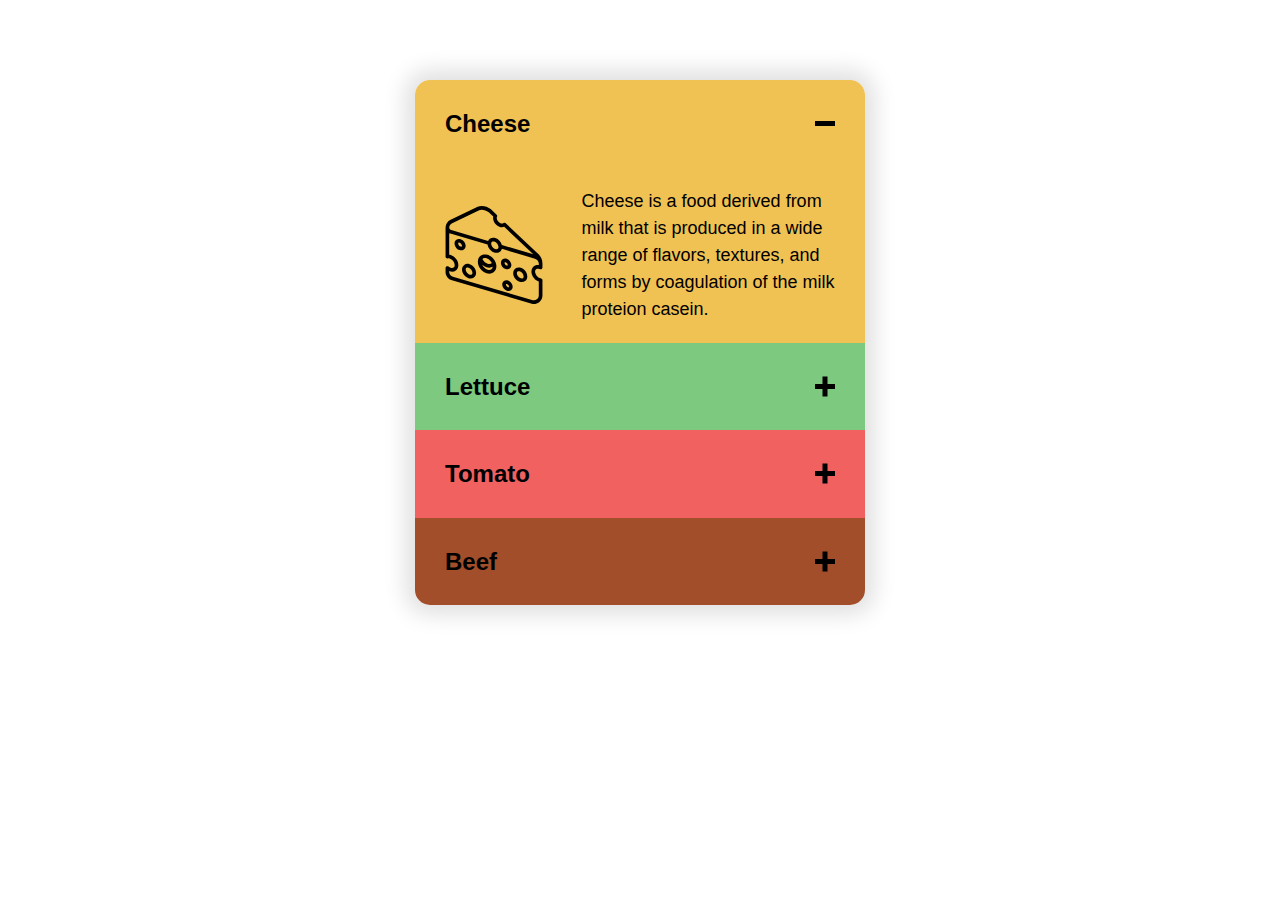
<file: accordion/index.html>
<!DOCTYPE html>
<html lang="en">
  <head>
    <meta charset="UTF-8" />
    <meta http-equiv="X-UA-Compatible" content="IE=edge" />
    <meta name="viewport" content="width=device-width, initial-scale=1" />

    <title>Accordion</title>

    <link rel="stylesheet" href="css/normalize.css" />
    <link rel="stylesheet" href="css/reset.css" />
    <link rel="stylesheet" href="css/styles.css" />
  </head>

  <body>
    <div class="accordionContainer">
      <div class="accordion cheese">
        <header class="accordionHeader">
          <h2>Cheese</h2>
          <span class="toggleIcon"></span>
        </header>
        <div class="accordionContent">  
          <div class="inner">
            <img src="img/cheese-svgrepo-com.svg" alt="Cheese" />
            <p>
              Cheese is a food derived from milk that is produced in a wide range
              of flavors, textures, and forms by coagulation of the milk proteion
              casein.
            </p>
          </div>
        </div>
      </div>
      <div class="accordion lettuce">
        <header class="accordionHeader">
          <h2>Lettuce</h2>
          <span class="toggleIcon"></span class="toggleIcon">
        </header>
        <div class="accordionContent">
<div class="inner">
            <img src="img/salad.svg" alt="Lettuce" />
            <p>Lettuce is an annual plant of the daisy family, Asteraceae. It is most often grown as a leaf vegetable, but sometimes for its stem and seeds.</p>
</div>
        </div>
      </div>
      <div class="accordion tomato">
        <header class="accordionHeader">
          <h2>Tomato</h2>
          <span class="toggleIcon"></span>
        </header>
        <div class="accordionContent">
<div class="inner">
            <img src="img/tomato-svgrepo-com.svg" alt="Tomato" />
            <p>The tomato is the edible, often red, berry of the plant Solanum lycopersicum, commonly known as a tomato plant. You know, tomatoes are awesome!</p>
</div>
        </div>
      </div>
      <div class="accordion beef">
        <header class="accordionHeader">
          <h2>Beef</h2>
          <span class="toggleIcon"></span class="toggleIcon">
        </header>
        <div class="accordionContent">
          <div class="inner">
            <img src="img/meat-svgrepo-com.svg" alt="Beef" />
            <p>Beef is the culinary name for meat from cattle, particularly skeletal muscle. Beef is a source of high-quality protein and nutrients.</p>
          </div>
        </div>
      </div>
    </div>

    <script src="js/main.js"></script>
  </body>
</html>
</file>
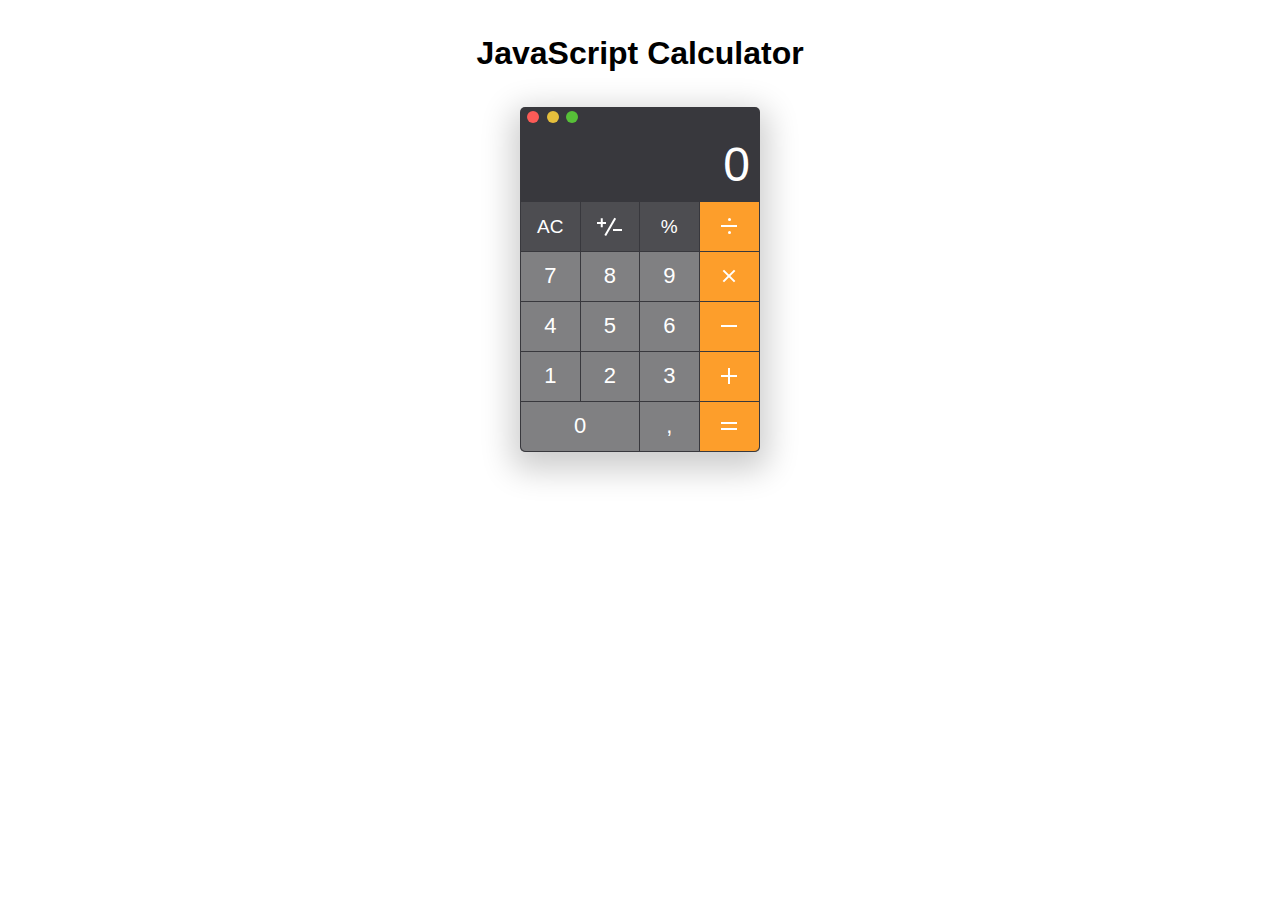
<file: calculator/index.html>
<!DOCTYPE html>
<html lang="en">
  <head>
    <meta charset="UTF-8" />
    <meta http-equiv="X-UA-Compatible" content="IE=edge" />
    <meta name="viewport" content="width=device-width, initial-scale=1" />

    <title>Calculator</title>

    <link rel="stylesheet" href="css/normalize.css" />
    <link rel="stylesheet" href="css/reset.css" />
    <link rel="stylesheet" href="css/styles.css" />
  </head>

  <body>
    <div class="container">
      <h1>JavaScript Calculator</h1>
      <!-- NOTE: Inspiration is the MacOS standard calculator -->
      <div class="calculator">
        <div class="window">
          <span class="close"></span>
          <span class="minimize"></span>
          <span class="extend"></span>
        </div>
        <div class="display">
          <span>0</span>
        </div>
        <div class="buttons">
          <div class="col-3">
            <div class="upper">
              <button class="clear"><span>AC</span></button>
              <button class="toggleNegativity">
                <span class="plus"></span><span class="middle"></span
                ><span class="minus"></span>
              </button>
              <button><span>%</span></button>
            </div>
            <!-- all digits go here but zero excluded (included in bottom div) -->
            <div class="digitsAndCommaWrapper">
              <div class="digits">
                <button><span>7</span></button>
                <button><span>8</span></button>
                <button><span>9</span></button>
                <button><span>4</span></button>
                <button><span>5</span></button>
                <button><span>6</span></button>
                <button><span>1</span></button>
                <button><span>2</span></button>
                <button><span>3</span></button>
              </div>
              <div class="bottom">
                <button class="zero"><span>0</span></button>
                <button class="comma"><span>,</span></button>
              </div>
            </div>
          </div>
          <div class="col-1">
            <button data-action="divide" class="divide">
              <span></span>
            </button>
            <button data-action="multiply" class="multiply">
              <span></span>
            </button>
            <button data-action="subtract" class="subtract">
              <span></span>
            </button>
            <button data-action="add" class="add"><span></span></button>
            <button data-action="enter" class="enter">
              <span></span><span></span>
            </button>
          </div>
        </div>
      </div>
    </div>

    <script src="js/main.js"></script>
  </body>
</html>
</file>
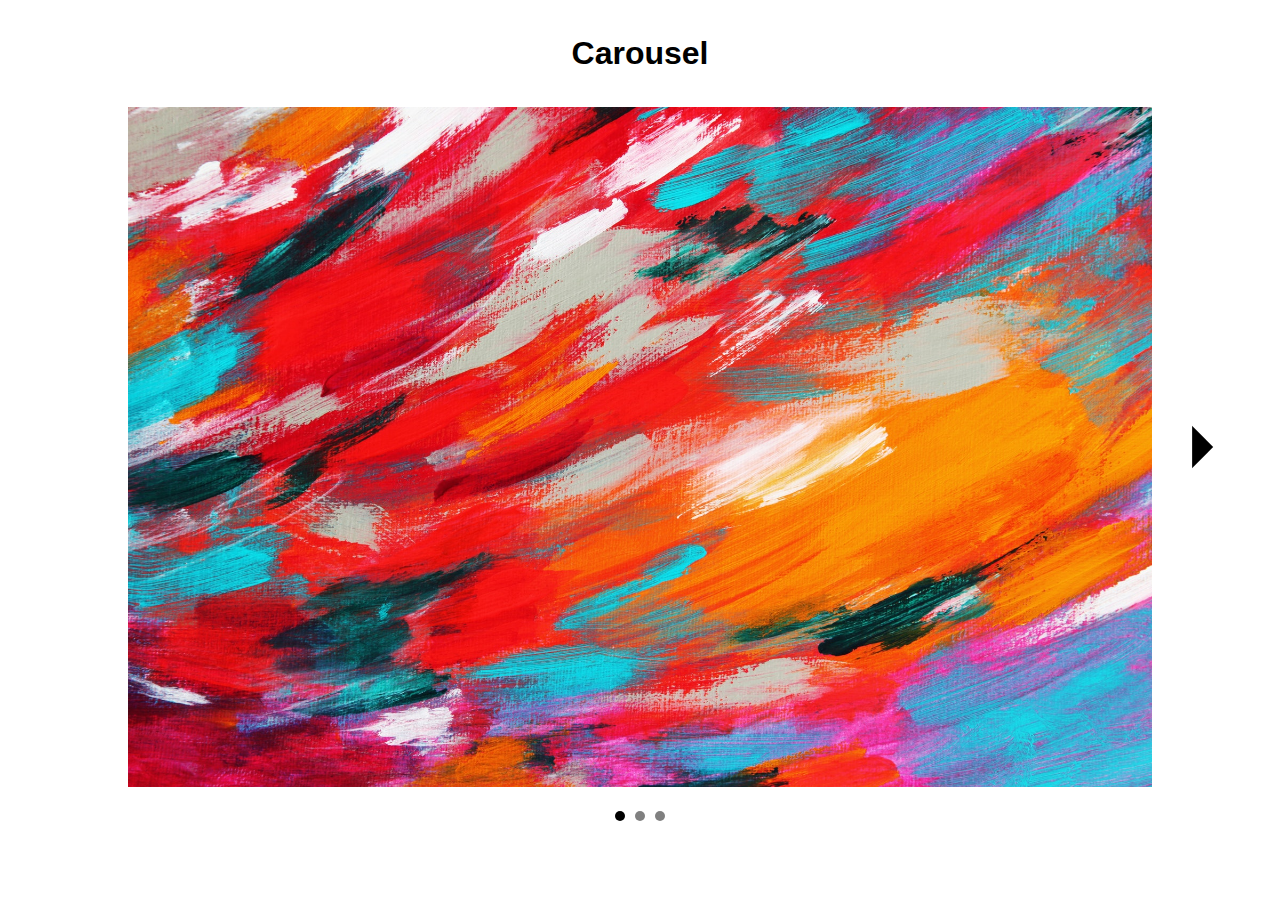
<file: carousel/index.html>
<!DOCTYPE html>
<html lang="en">
  <head>
    <meta charset="UTF-8" />
    <meta http-equiv="X-UA-Compatible" content="IE=edge" />
    <meta name="viewport" content="width=device-width, initial-scale=1" />

    <title>Carousel</title>

    <link rel="stylesheet" href="css/normalize.css" />
    <link rel="stylesheet" href="css/reset.css" />
    <link rel="stylesheet" href="css/styles.css" />
  </head>

  <body>
    <div class="container">
      <h1>Carousel</h1>
      <!-- carousel and buttons go here -->
      <div class="carousel">
        <div class="carouselMain">
          <button class="arrow left hidden"></button>
          <div class="contentsContainer">
            <ul class="contents">
              <li class="slide isSelected">
                <img
                  src="img/red-yellow-and-blue-abstract-painting-3598435.jpg"
                  alt="Abstract painting"
                />
              </li>
              <li class="slide">
                <img
                  src="img/abstract-painting-1050822.jpg"
                  alt="Abstract painting"
                />
              </li>
              <li class="slide">
                <img
                  src="img/blue-and-white-abstract-painting-3600814.jpg"
                  alt="Abstract painting"
                />
              </li>
            </ul>
          </div>
          <button class="arrow right"></button>
        </div>
        <!-- dots go here -->
        <div class="carouselDots">
          <button class="carouselDot isSelected"></button>
          <button class="carouselDot"></button>
          <button class="carouselDot"></button>
        </div>
      </div>
    </div>
    <script src="js/main.js"></script>
  </body>
</html>
</file>
<file: accordion/css/styles.css>
/* page config */
:root {
  font-family: "Lato", sans-serif;
}

.accordionContainer {
  width: 450px;
  height: 100%;
  margin: 80px auto;
  display: flex;
  align-items: center;
  justify-content: center;
  flex-direction: column;
  /* set box-shadow to mimick mobile phone */
  box-shadow: 0px 0px 22px 10px rgba(0, 0, 0, 0.12);
  background-color: transparent;
  border-radius: 15px;
  -webkit-border-radius: 15px;
  -moz-border-radius: 15px;
  -ms-border-radius: 15px;
  -o-border-radius: 15px;
}
/* ------------------------
ACCORDION STYLES
--------------------------- */

/* 1. BOX */
.cheese {
  background-color: #f0c153;
}

.lettuce {
  background-color: #7cc97f;
}
.tomato {
  background-color: #f16160;
}

.beef {
  background-color: #a34e2a;
}

.accordion {
  /* set accordion's width to parent container width */
  width: 100%;
}

/* first and last accordion should have border radius on free borderss */
.accordion:first-of-type {
  border-top-left-radius: 15px;
  border-top-right-radius: 15px;
}

.accordion:last-of-type {
  border-bottom-left-radius: 15px;
  border-bottom-right-radius: 15px;
}
/* 2. HEADER */
.accordionHeader {
  padding: 30px 30px;
  display: flex;
  flex-direction: row;
  /* vertically align heading + icon */
  align-items: center;
  /* space out heading and icon as much as possible */
  justify-content: space-between;
}

/* - toggle icon styles */
.accordionHeader span {
  display: flex;
  /* vertically + horizontally align pseudo classes inside span */
  align-items: center;
  justify-content: center;
  width: 20px;
  /* set height equal to headings height */
  height: 20px;
  /* set position to relative to enable absolute positioning from pseudo selectors */
  position: relative;
}

.accordionHeader span:before {
  content: "";
  background-color: #000;
  width: 20px;
  height: 5px;
  /* make pseudo element visible */
  display: block;
  position: absolute;
}

.accordionHeader span:after {
  display: block;
  content: "";
  background-color: #000;
  width: 20px;
  height: 5px;
  /* absolute position needed for rotating */
  position: absolute;
  /* rotate to create + sign */
  transform: rotate(90deg);
  -webkit-transform: rotate(90deg);
  -moz-transform: rotate(90deg);
  -ms-transform: rotate(90deg);
  -o-transform: rotate(90deg);
}
/* - when accordion is open hide :after resulting in a minus icon */
.isOpen .accordionHeader span:after {
  display: none;
}
/* 3. CONTENT */
.accordionContent {
  opacity: 0;
  visibility: hidden;
  height: 0;
  transition: height 0.3s ease-in, opacity 0.15s 0.3s ease-out;
  -webkit-transition: height 0.3s ease-in, opacity 0.15s 0.3s ease-out;
  -moz-transition: height 0.3s ease-in, opacity 0.15s 0.3s ease-out;
  -ms-transition: height 0.3s ease-in, opacity 0.15s 0.3s ease-out;
  -o-transition: height 0.3s ease-in, opacity 0.15s 0.3s ease-out;
}

.accordionContent .inner {
  /*Now padding is set to the inner box so we don't need to animate padding*/
  padding: 20px 30px;
  display: flex;
  flex-direction: row;
  justify-content: space-between;
  align-items: center;
}

.accordionContent .inner img {
  width: 25%;
}
.accordionContent .inner p {
  /* add 10% of container width as padding using flexbox */
  width: 65%;
  font-size: 18px;
  line-height: 1.5em;
}

/* - when accordion is open make content visible */
.isOpen .accordionContent {
  visibility: visible;
  opacity: 1;
  /* Note: when height doesn't have a specific height you can't animate it */
}
</file>
<file: calculator/css/styles.css>
:root {
  font-family: "Lato", sans-serif;
}

.container {
  width: 100%;
  display: flex;
  flex-direction: column;
  align-items: center;
}

.container h1 {
  width: fit-content;
  margin: 35px 0;
}

/* --------------------------
CALCULATOR STYLES 
----------------------------- */

.calculator {
  /* 4 times button width */
  width: 240px;
  height: auto;
  background-color: rgb(56, 56, 61);
  border-radius: 5px;
  -webkit-border-radius: 5px;
  -moz-border-radius: 5px;
  -ms-border-radius: 5px;
  -o-border-radius: 5px;
  box-shadow: 0px 10px 32px 8px rgba(0, 0, 0, 0.2);
}

/* WINDOW STYLES */
.calculator .window {
  background-color: transparent;
  width: 65px;
  height: 20px;
  display: flex;
  align-items: center;
  justify-content: space-evenly;
}

.calculator .window .close,
.window .minimize,
.window .extend {
  border-radius: 100%;
  -webkit-border-radius: 100%;
  -moz-border-radius: 100%;
  -ms-border-radius: 100%;
  -o-border-radius: 100%;
  width: 12px;
  height: 12px;
  display: flex;
  justify-content: center;
  align-items: center;
}
.window .close {
  background-color: rgb(252, 91, 87);
}
.window .minimize {
  background-color: rgb(229, 191, 60);
}
.window .extend {
  background-color: rgb(87, 192, 56);
}

.window:hover .close::before,
.window:hover .close::after,
.window:hover .minimize::before,
.window:hover .extend::before,
.window:hover .extend::after {
  content: "";
  display: block;
  position: absolute;
  width: 8px;
  height: 1px;
  opacity: 1;
}

/* close icon */
.close::before {
  transform: rotate(45deg);
  -webkit-transform: rotate(45deg);
  -moz-transform: rotate(45deg);
  -ms-transform: rotate(45deg);
  -o-transform: rotate(45deg);
  background-color: rgb(159, 11, 17);
}
.close::after {
  transform: rotate(-45deg);
  -webkit-transform: rotate(-45deg);
  -moz-transform: rotate(-45deg);
  -ms-transform: rotate(-45deg);
  -o-transform: rotate(-45deg);
  background-color: rgb(159, 11, 17);
}

/* minimize icocn */
.minimize::before {
  background-color: rgb(178, 140, 38);
}

/* extend icon */
.extend::before {
  background-color: rgb(8, 91, 10);
}
.extend::after {
  transform: rotate(-90deg);
  -webkit-transform: rotate(-90deg);
  -moz-transform: rotate(-90deg);
  -ms-transform: rotate(-90deg);
  -o-transform: rotate(-90deg);
  background-color: rgb(8, 91, 10);
}

/* DISPLAY STYLES */
.calculator .display {
  width: 100%;
  height: 75px;
  background-color: transparent;
  display: flex;
  align-items: center;
  justify-content: flex-end;
}

.calculator .display span {
  font-size: 3rem;
  color: white;
  font-weight: 300;
  padding-right: 10px;
}

/* BUTTON STYLES */
/* 1. structure */
.calculator .buttons {
  width: 100%;
  display: flex;
  flex-direction: row;
  justify-content: stretch;
  padding: 0 1px;
}
.calculator .buttons .col-3 {
  width: 75%;
  display: flex;
  flex-direction: column;
}
.calculator .buttons .col-1 {
  width: 25%;
}
.calculator .buttons .col-3 .upper,
.col-3 .digits,
.col-3 .bottom {
  display: flex;
  flex-direction: row;
  justify-content: stretch;
  flex-wrap: wrap;
}

.calculator .buttons button {
  /* by default each button takes up 1/3 of the column */
  width: 33.333333333333333333333333333333%;
  height: 50px;
}
.calculator .buttons .col-3 .bottom .zero {
  width: 66.666666666666666666666666666666%;
}
.calculator .buttons .col-1 button {
  /* buttons in col-1 take up 100% of column width */
  width: 100%;
}

/* 2. other styles */
.buttons button {
  /* by default each button takes up 1/3 of the column */
  width: 33.33333333333333333%;
  height: 50px;
  display: flex;
  justify-content: center;
  align-items: center;
  border: none;
  border-bottom: 1px solid rgb(56, 56, 61);
  color: white;
  font-weight: 300;
  outline: 0;
}

.col-3 .upper button,
.digits button,
.bottom button {
  border-right: 1px solid rgb(56, 56, 61);
}
.col-3 .upper button {
  background-color: rgb(77, 77, 81);
  font-size: 19px;
  font-weight: 300;
}
.col-3 .digits button,
.col-3 .bottom button {
  background-color: rgb(128, 128, 130);
  font-size: 22px;
}
.col-1 button {
  background-color: rgb(253, 158, 43);
  padding: 0;
}

.col-3 button.zero {
  border-bottom-left-radius: 5px;
}
.col-1 button.enter {
  border-bottom-right-radius: 5px;
}

/* -------------------------------
OPERATOR ICONS 
---------------------------------- */

.divide span,
.multiply span,
.subtract span,
.add span,
.enter span,
.toggleNegativity span {
  width: 16px;
  height: 2px;
  background-color: white;
  display: flex;
  flex-direction: row;
  justify-content: center;
  position: relative;
}

/* 1. Dividing icon */
.divide span::before,
.divide span::after {
  content: "";
  position: absolute;
  display: block;
  width: 3px;
  height: 3px;
  background-color: white;
  border-radius: 50px;
  -webkit-border-radius: 50px;
  -moz-border-radius: 50px;
  -ms-border-radius: 50px;
  -o-border-radius: 50px;
}

.divide span::before {
  top: -7px;
}

.divide span::after {
  top: 6px;
}

/* 2. Multiplication and add icon */
.multiply span {
  transform: rotate(45deg);
  -webkit-transform: rotate(45deg);
  -moz-transform: rotate(45deg);
  -ms-transform: rotate(45deg);
  -o-transform: rotate(45deg);
}
.multiply span::before,
.add span::before,
/* this applies to negation icon */
span.plus::before {
  content: "";
  position: absolute;
  display: block;
  background-color: white;
  width: 100%;
  height: 2px;
  transform: rotate(-90deg);
  -webkit-transform: rotate(-90deg);
  -moz-transform: rotate(-90deg);
  -ms-transform: rotate(-90deg);
  -o-transform: rotate(-90deg);
}

/* 3. Enter (=) icon */
.enter {
  display: flex;
  flex-direction: column;
}

.enter span:first-of-type {
  margin-bottom: 4px;
}

/* 4. Toggle negativity icon */
.toggleNegativity {
  padding: 0;
  display: flex;
  flex-direction: column;
}

.col-3 .upper .toggleNegativity .plus {
  top: -2px;
  left: -8px;
}
.col-3 .upper .toggleNegativity .plus,
/* the before pseudo selector is the upright part of the icon */
.col-3 .upper .toggleNegativity .plus::before {
  width: 9px;
  height: 1.5px;
}

.col-3 .upper .toggleNegativity .middle {
  transform: rotate(-70deg);
  -webkit-transform: rotate(-60deg);
  -moz-transform: rotate(-70deg);
  -ms-transform: rotate(-70deg);
  -o-transform: rotate(-70deg);
  width: 20px;
  height: 1.5px;
}

.col-3 .upper .toggleNegativity .minus {
  width: 9px;
  top: 2px;
  right: -8px;
  height: 1.5px;
}
</file>
<file: carousel/css/styles.css>
/* page config */
:root {
  font-family: "Lato", sans-serif;
}

.container {
  max-width: 100%;
  display: flex;
  flex-direction: column;
  align-items: center;
}
.container h1 {
  margin: 35px 0;
  width: fit-content;
}

/* ------------------------
CAROUSEL STYLES
--------------------------- */
.carousel {
  width: 100%;
  display: flex;
  /* horizontally center carouselMain area and the dots */
  flex-direction: column;
  align-items: center;
}
.carousel .carouselMain {
  display: flex;
  flex-direction: row;
  /* vertically align next and previous buttons */
  align-items: center;
}

.carouselMain .contentsContainer {
  /* set width of slider container */
  width: 80vw;
  overflow: hidden;
  /*put space between arrow buttons and slides*/
  margin: 0 25px;
}

.carouselMain .contentsContainer ul.contents {
  position: relative;
  height: 100%;
  width: 100%;
  transform: translateX(0);
  -webkit-transform: translateX(0);
  -moz-transform: translateX(0);
  -ms-transform: translateX(0);
  -o-transform: translateX(0);
  transition: transform 0.3s ease-out;
  -webkit-transition: transform 0.3s ease-out;
  -moz-transition: transform 0.3s ease-out;
  -ms-transition: transform 0.3s ease-out;
  -o-transition: transform 0.3s ease-out;
}

.carouselMain .contentsContainer .contents .slide {
  width: inherit;
  height: inherit;
  object-fit: cover;
  object-position: center center;
}

/* absolute positioning for all slides except the first one, since Javscript sets left property instead of CSS */
.slide + .slide {
  position: absolute;
  top: 0;
}

/* arrow styles */
.carousel .carouselMain .arrow {
  outline: 0;
  background-color: #000;
  border: none;
  height: 30px;
  min-width: 30px;
  padding: 0;
  position: relative;
}

.carousel .carouselMain .arrow.left {
  margin-left: 10px;
  transform: rotate(-45deg);
  -webkit-transform: rotate(-45deg);
  -moz-transform: rotate(-45deg);
  -ms-transform: rotate(-45deg);
  -o-transform: rotate(-45deg);
}

.carousel .carouselMain .arrow.right {
  margin-right: 10px;
  transform: rotate(135deg);
  -webkit-transform: rotate(135deg);
  -moz-transform: rotate(135deg);
  -ms-transform: rotate(135deg);
  -o-transform: rotate(135deg);
}

.arrow.right:hover,
.arrow.left:hover {
  cursor: pointer;
}
.carousel .carouselMain .arrow.left:after,
.carousel .carouselMain .arrow.right:after {
  content: "";
  display: block;
  background-color: white;
  position: absolute;
  top: 10px;
  width: 50px;
  height: 25px;
  transform: rotate(-45deg);
  -webkit-transform: rotate(-45deg);
  -moz-transform: rotate(-45deg);
  -ms-transform: rotate(-45deg);
  -o-transform: rotate(-45deg);
}

.arrow.hidden {
  visibility: hidden;
}

/* ------------------------
CAROUSEL DOTS STYLES
--------------------------- */
.carousel .carouselDots {
  margin-top: 20px;
}
.carousel .carouselDots .carouselDot {
  outline: 0;
  margin: 0 3px;
  border: none;
  background-color: #808080;
  padding: 0;
  height: 10px;
  width: 10px;
  border-radius: 50%;
  -webkit-border-radius: 50%;
  -moz-border-radius: 50%;
  -ms-border-radius: 50%;
  -o-border-radius: 50%;
  cursor: pointer;
}

.carousel .carouselDots .isSelected.carouselDot {
  background-color: #000;
}
</file>
